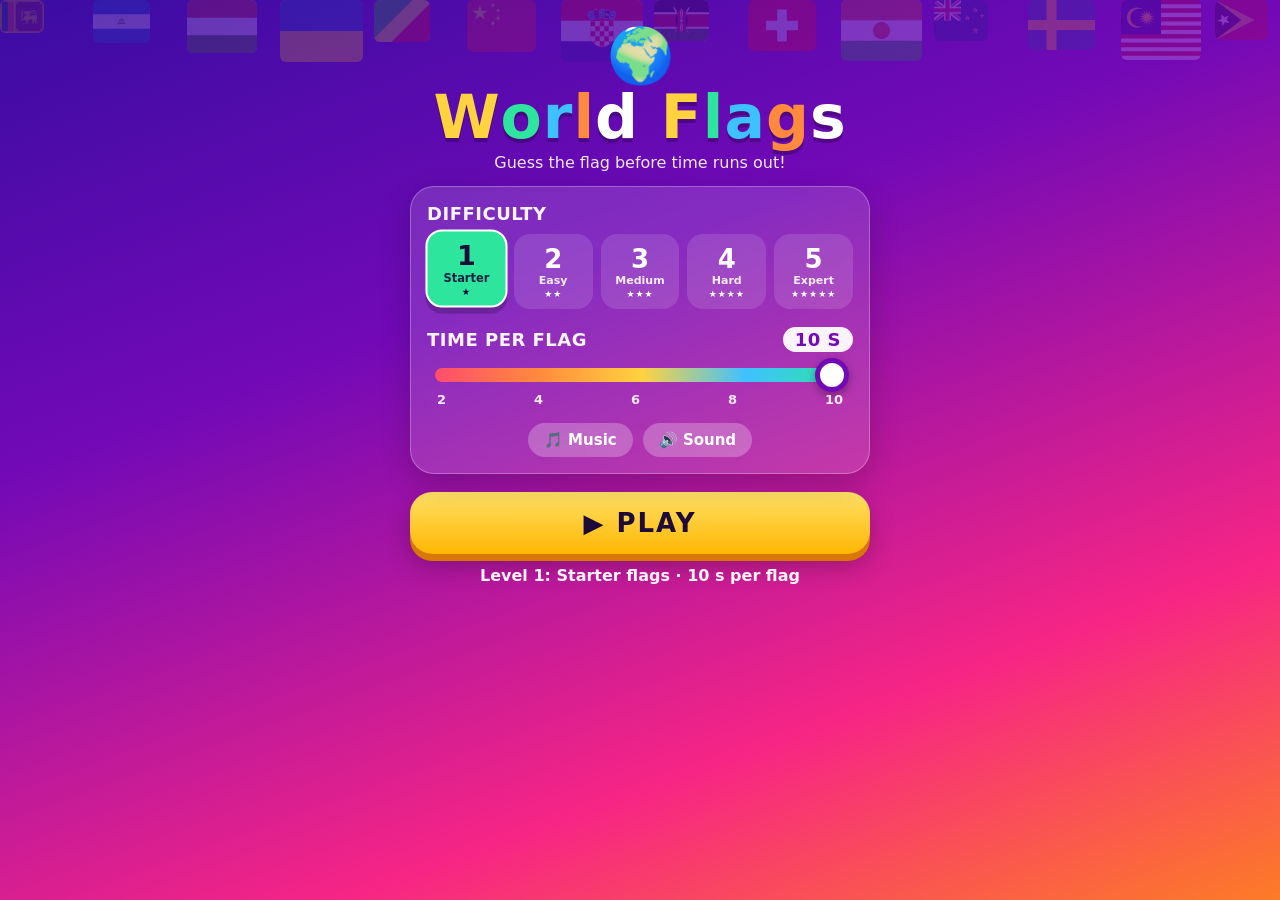
<file: web/flags/index.html>
<!doctype html>
<html lang="en">
<head>
<meta charset="utf-8">
<meta name="viewport" content="width=device-width, initial-scale=1, viewport-fit=cover, user-scalable=no">
<meta name="theme-color" content="#2b1055">
<title>World Flags</title>
<link rel="stylesheet" href="style.css">
</head>
<body>
<div id="sky" aria-hidden="true"></div>

<!-- Main menu -->
<section id="menu" class="screen active">
  <header class="logo">
    <div class="globe">🌍</div>
    <h1><span>W</span><span>o</span><span>r</span><span>l</span><span>d</span> <span>F</span><span>l</span><span>a</span><span>g</span><span>s</span></h1>
    <p class="tag">Guess the flag before time runs out!</p>
  </header>

  <div class="panel">
    <h2>Difficulty</h2>
    <div id="levels" class="levels"></div>

    <h2 class="row-title">Time per flag <b id="timeLabel">10 s</b></h2>
    <div class="slider-wrap">
      <input id="time" type="range" min="2" max="10" step="2" value="10" aria-label="Seconds per flag">
      <div class="ticks"><span>2</span><span>4</span><span>6</span><span>8</span><span>10</span></div>
    </div>

    <div class="toggles">
      <button id="musicBtn" class="chip on">🎵 Music</button>
      <button id="sfxBtn" class="chip on">🔊 Sound</button>
    </div>
  </div>

  <button id="playBtn" class="big-btn">▶ PLAY</button>
  <p id="bestLine" class="best"></p>
</section>

<!-- Game -->
<section id="game" class="screen">
  <div class="hud">
    <button id="quitBtn" class="icon-btn" aria-label="Back to menu">✕</button>
    <div class="hud-mid">
      <div id="hearts" class="hearts"></div>
      <div id="progress" class="progress-text">1 / 20</div>
    </div>
    <div class="score-box"><small>SCORE</small><b id="score">0</b></div>
  </div>

  <div class="timer">
    <div id="timerFill" class="timer-fill"></div>
    <span id="timerNum" class="timer-num">10</span>
  </div>

  <div id="streak" class="streak">🔥 x1.0</div>

  <div id="stage" class="stage"></div>

  <div id="choices" class="choices"></div>
  <div id="popup" class="popup"></div>
</section>

<!-- Results -->
<section id="results" class="screen">
  <div class="panel result-panel">
    <h2 id="resTitle">Great game!</h2>
    <div id="stars" class="stars"></div>
    <div class="res-score"><small>SCORE</small><b id="resScore">0</b></div>
    <p id="resBest" class="new-best"></p>
    <div class="res-grid">
      <div><b id="resCorrect">0</b><small>correct</small></div>
      <div><b id="resStreak">0</b><small>best streak</small></div>
      <div><b id="resSpeed">0</b><small>avg seconds</small></div>
    </div>
    <div id="resMissed" class="missed"></div>
  </div>
  <button id="againBtn" class="big-btn">↻ PLAY AGAIN</button>
  <button id="menuBtn" class="ghost-btn">Main menu</button>
</section>

<script src="data.js"></script>
<script src="audio.js"></script>
<script src="game.js"></script>
</body>
</html>
</file>
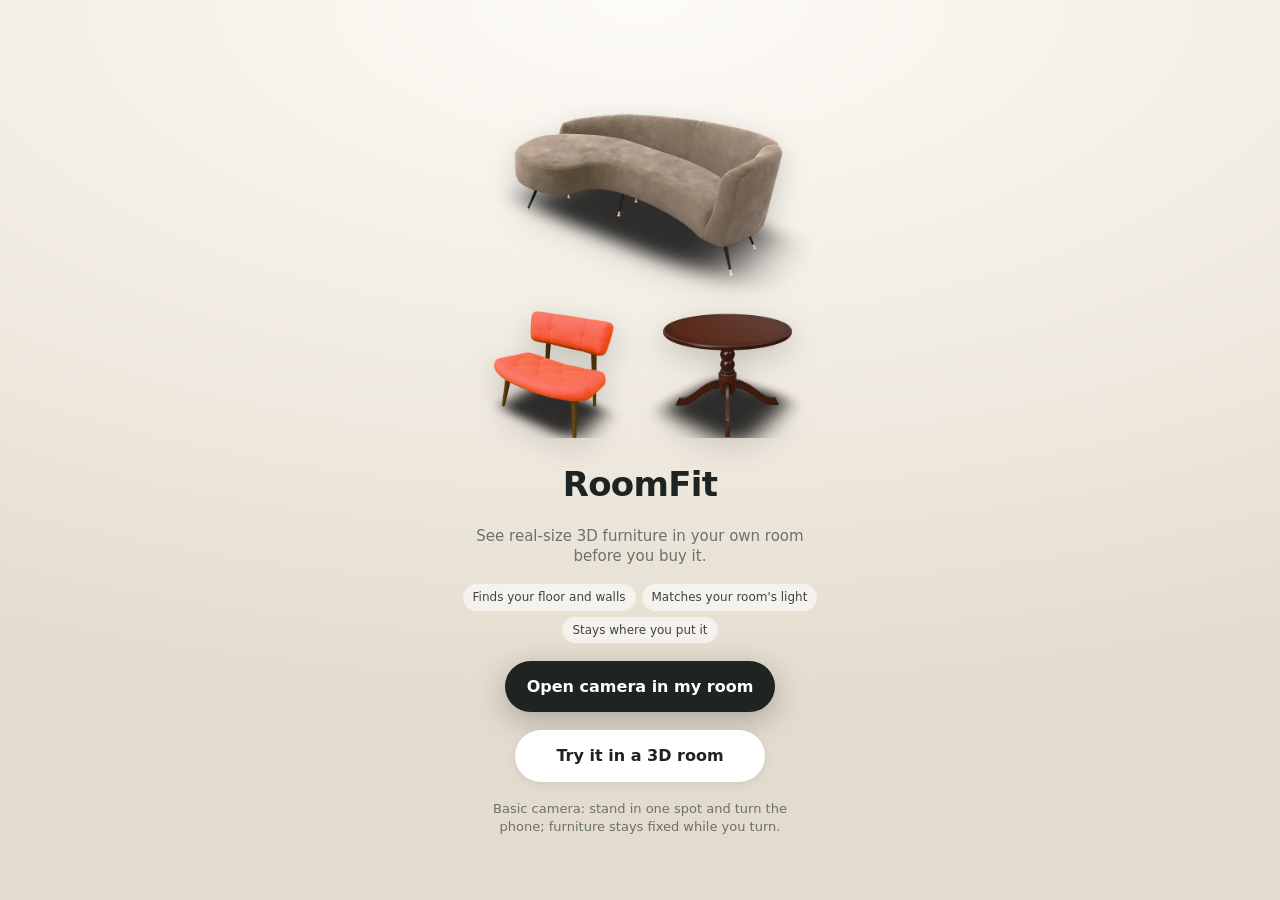
<file: web/furniture/index.html>
<!doctype html>
<html lang="en">
<head>
<meta charset="utf-8">
<meta name="viewport" content="width=device-width, initial-scale=1, viewport-fit=cover, user-scalable=no">
<title>RoomFit</title>
<meta name="description" content="Place real-size 3D furniture in your room with your phone's camera.">
<meta name="theme-color" content="#1d2421">
<link rel="manifest" href="manifest.webmanifest">
<link rel="icon" href="icons/icon-192.png">
<link rel="apple-touch-icon" href="icons/icon-192.png">
<style>
  :root {
    --ink: #1d2421; --paper: #f7f4ee; --card: #ffffffee; --muted: #6c716d;
    --accent: #1f8a76; --accent-2: #5fe0c8; --danger: #d6453d; --glass: rgba(20, 26, 24, .62);
    --r: 18px; --shadow: 0 8px 30px rgba(0,0,0,.25);
  }
  * { box-sizing: border-box; -webkit-tap-highlight-color: transparent; }
  html, body { margin: 0; height: 100%; overflow: hidden; background: #1d2421; color: var(--ink);
    font: 15px/1.35 system-ui, -apple-system, "Segoe UI", Roboto, sans-serif; }
  button { font: inherit; color: inherit; border: 0; background: none; cursor: pointer; }
  #cam { position: fixed; inset: 0; width: 100%; height: 100%; object-fit: cover; display: none; background: #000; }
  canvas#view { position: fixed; inset: 0; width: 100%; height: 100%; display: block; }

  /* ---------- Start screen ---------- */
  #start { position: fixed; inset: 0; z-index: 20; display: flex; flex-direction: column; align-items: center;
    justify-content: center; gap: 18px; padding: 24px 20px calc(24px + env(safe-area-inset-bottom));
    background: radial-gradient(120% 80% at 50% 0%, #fdfbf7 0%, #efe9df 60%, #e3dbcd 100%); text-align: center; }
  #start .hero { width: min(340px, 82vw); aspect-ratio: 1.35; display: grid; grid-template-columns: 1fr 1fr; gap: 10px; }
  #start .hero img { width: 100%; height: 100%; object-fit: contain; filter: drop-shadow(0 10px 14px rgba(0,0,0,.18)); }
  #start .hero img:first-child { grid-column: 1 / 3; height: 130%; margin-top: -12%; }
  #start h1 { margin: 6px 0 0; font-size: 34px; letter-spacing: -.02em; }
  #start p { margin: 0; color: var(--muted); max-width: 340px; }
  .btn { display: inline-flex; align-items: center; justify-content: center; gap: 10px; min-width: 250px;
    padding: 15px 22px; border-radius: 999px; font-weight: 650; font-size: 16px; }
  .btn.primary { background: var(--ink); color: #fff; box-shadow: var(--shadow); }
  .btn.primary:disabled { opacity: .35; cursor: default; }
  .btn.ghost { background: #fff; color: var(--ink); box-shadow: 0 2px 10px rgba(0,0,0,.08); }
  #support { font-size: 13px; max-width: 330px; }
  #why { font-size: 13px; max-width: 340px; padding: 12px 14px; border-radius: 14px; background: #fff9; color: #3d4440; }
  #why a { color: var(--accent); font-weight: 600; }
  #why .pill { display: block; margin: 10px auto 0; width: max-content; padding: 9px 16px; border-radius: 999px;
    background: var(--accent); color: #fff; text-decoration: none; }
  .feat { display: flex; flex-wrap: wrap; gap: 6px; justify-content: center; max-width: 360px; }
  .feat span { font-size: 12px; padding: 5px 10px; border-radius: 999px; background: #fff9; color: #3d4440; }

  /* ---------- HUD (the AR DOM overlay) ---------- */
  #hud { position: fixed; inset: 0; z-index: 10; display: none; touch-action: none; user-select: none; -webkit-user-select: none; color: #fff; }
  #hud.on { display: block; }
  .top { position: absolute; left: 0; right: 0; top: 0; display: flex; align-items: flex-start; gap: 8px;
    padding: calc(12px + env(safe-area-inset-top)) 12px 0; pointer-events: none; }
  .top > * { pointer-events: auto; }
  .round { width: 44px; height: 44px; border-radius: 50%; background: var(--glass); backdrop-filter: blur(10px);
    -webkit-backdrop-filter: blur(10px); display: grid; place-items: center; flex: none; }
  .round svg { width: 22px; height: 22px; }
  .chips { display: flex; flex-wrap: wrap; gap: 6px; flex: 1; }
  .chip { display: inline-flex; align-items: center; gap: 6px; height: 32px; padding: 0 12px; border-radius: 999px;
    background: var(--glass); backdrop-filter: blur(10px); -webkit-backdrop-filter: blur(10px); font-size: 13px; font-weight: 550; }
  .chip i { width: 8px; height: 8px; border-radius: 50%; background: #f0b84a; box-shadow: 0 0 0 3px #f0b84a33; }
  .chip.ok i { background: var(--accent-2); box-shadow: 0 0 0 3px #5fe0c833; }
  .chip.off { display: none; }

  #scan { position: absolute; left: 50%; top: 42%; transform: translate(-50%, -50%); text-align: center; pointer-events: none;
    padding: 18px 20px; border-radius: var(--r); background: var(--glass); backdrop-filter: blur(8px); -webkit-backdrop-filter: blur(8px);
    width: min(300px, 80vw); transition: opacity .3s; }
  #scan.hide { opacity: 0; }
  #scan .phone { width: 46px; height: 76px; margin: 0 auto 10px; border: 3px solid #fff; border-radius: 10px; animation: sweep 2.4s ease-in-out infinite; }
  @keyframes sweep { 0%,100% { transform: translateX(-26px) rotate(-8deg); } 50% { transform: translateX(26px) rotate(8deg); } }
  #scan b { display: block; font-size: 16px; margin-bottom: 4px; }
  #scan span { font-size: 13px; opacity: .85; }

  /* Selected piece tools */
  #tools { position: absolute; left: 50%; bottom: calc(150px + env(safe-area-inset-bottom)); transform: translate(-50%, 20px);
    width: min(440px, calc(100vw - 24px)); padding: 10px 12px 12px; border-radius: var(--r); background: var(--card); color: var(--ink);
    box-shadow: var(--shadow); opacity: 0; pointer-events: none; transition: opacity .2s, transform .2s; }
  #tools.on { opacity: 1; pointer-events: auto; transform: translate(-50%, 0); }
  #tools .row { display: flex; align-items: center; gap: 8px; }
  #tools .name { flex: 1; font-weight: 700; font-size: 15px; white-space: nowrap; overflow: hidden; text-overflow: ellipsis; }
  #tools .name small { display: block; font-weight: 500; color: var(--muted); font-size: 12px; }
  .ibtn { width: 42px; height: 42px; border-radius: 12px; background: #eef0ee; display: grid; place-items: center; flex: none; }
  .ibtn svg { width: 22px; height: 22px; }
  .ibtn.del { background: #fde9e7; color: var(--danger); }
  .swatches { display: flex; gap: 8px; margin-top: 10px; }
  .sw { width: 30px; height: 30px; border-radius: 50%; border: 2px solid #fff; box-shadow: 0 0 0 1px #0002; }
  .sw.on { box-shadow: 0 0 0 2px var(--accent); }
  #dial { position: relative; margin-top: 10px; height: 40px; border-radius: 12px; background: repeating-linear-gradient(90deg, #d9dcd9 0 2px, transparent 2px 14px), #eef0ee;
    display: grid; place-items: center; font-size: 12px; font-weight: 600; color: var(--muted); touch-action: none; }
  #dial b { color: var(--ink); }

  /* Catalog tray */
  #setup { position: absolute; left: 50%; bottom: calc(14px + env(safe-area-inset-bottom)); transform: translateX(-50%);
    width: min(440px, calc(100vw - 24px)); padding: 12px 14px 14px; border-radius: var(--r); background: var(--card); color: var(--ink);
    box-shadow: var(--shadow); display: none; }
  #hud.setup #setup { display: block; }
  #hud.setup #tray, #hud.setup #tools { display: none; }
  #setup .steps { display: flex; gap: 6px; margin-bottom: 8px; }
  #setup .steps span { font-size: 12px; font-weight: 650; padding: 4px 10px; border-radius: 999px; background: #eef0ee; color: var(--muted); }
  #setup .steps span.on { background: var(--ink); color: #fff; }
  #setup .steps span.done { background: #d9f3ec; color: var(--accent); }
  #setup b#setupTitle { display: block; font-size: 17px; }
  #setup p { margin: 4px 0 10px; font-size: 14px; color: #4a504c; }
  #heightRow { display: flex; align-items: center; gap: 10px; margin-bottom: 12px; font-size: 13px; font-weight: 600; }
  #heightRow input { flex: 1; accent-color: var(--accent); }
  #setup .row { display: flex; gap: 8px; }
  .sbtn { flex: 1; height: 46px; border-radius: 14px; background: #eef0ee; font-weight: 650; }
  .sbtn.main { flex: 1.6; background: var(--ink); color: #fff; }
  .sbtn:disabled { opacity: .4; }
  #tray { position: absolute; left: 0; right: 0; bottom: 0; padding: 10px 12px calc(12px + env(safe-area-inset-bottom));
    background: linear-gradient(to top, rgba(0,0,0,.55), transparent); }
  #tray .hint { font-size: 12px; text-align: center; margin-bottom: 8px; opacity: .9; text-shadow: 0 1px 3px #000a; }
  .cards { display: flex; gap: 10px; justify-content: center; }
  .card { width: min(31vw, 132px); border-radius: 16px; background: var(--card); color: var(--ink); padding: 6px 6px 8px;
    box-shadow: var(--shadow); touch-action: none; text-align: center; transition: transform .15s; }
  .card:active, .card.drag { transform: scale(.94); }
  .card img { width: 100%; aspect-ratio: 1.25; object-fit: contain; display: block; pointer-events: none; -webkit-user-drag: none; }
  .card b { font-size: 13px; display: block; }
  .card small { font-size: 11px; color: var(--muted); }

  #flash { position: absolute; inset: 0; background: #fff; opacity: 0; pointer-events: none; }
  #flash.on { animation: flash .45s ease-out; }
  @keyframes flash { 0% { opacity: .9; } 100% { opacity: 0; } }
  #photo { position: absolute; inset: 0; display: none; align-items: center; justify-content: center; padding: 20px 16px;
    background: rgba(10, 14, 12, .72); color: var(--ink); z-index: 5; }
  #photo.on { display: flex; }
  #photo .sheet { width: min(420px, 100%); background: var(--card); border-radius: var(--r); padding: 12px; box-shadow: var(--shadow); }
  #photo img { display: block; width: 100%; max-height: 62vh; object-fit: contain; border-radius: 12px; background: #000; }
  #photo p { margin: 8px 2px 0; font-size: 13px; color: #4a504c; }
  #photo p:empty { display: none; }
  #photo .row { display: flex; gap: 8px; margin-top: 12px; }
  #toast { position: absolute; left: 50%; top: calc(70px + env(safe-area-inset-top)); transform: translate(-50%, -10px); padding: 9px 16px;
    border-radius: 999px; background: var(--ink); color: #fff; font-size: 14px; font-weight: 600; opacity: 0; transition: .25s; pointer-events: none;
    white-space: nowrap; box-shadow: var(--shadow); }
  #toast.on { opacity: 1; transform: translate(-50%, 0); }
  #loading { position: fixed; inset: 0; z-index: 30; display: grid; place-items: center; background: #f2eee6; color: var(--muted); font-weight: 600; }
</style>
<script type="importmap">{ "imports": { "three": "./vendor/three.module.min.js" } }</script>
</head>
<body>
<video id="cam" playsinline muted autoplay></video>
<canvas id="view"></canvas>

<div id="loading">Getting the furniture ready…</div>

<section id="start">
  <div class="hero"><img id="heroSofa" alt=""><img id="heroChair" alt=""><img id="heroTable" alt=""></div>
  <h1>RoomFit</h1>
  <p>See real-size 3D furniture in your own room before you buy it.</p>
  <div class="feat"><span>Finds your floor and walls</span><span>Matches your room's light</span><span>Stays where you put it</span></div>
  <button class="btn primary" id="btnAR" disabled>Checking your camera…</button>
  <button class="btn ghost" id="btnPreview">Try it in a 3D room</button>
  <p id="support"></p>
  <p id="why" hidden></p>
</section>

<div id="hud">
  <div class="top">
    <button class="round" id="btnExit" aria-label="Close"><svg viewBox="0 0 24 24" fill="none" stroke="currentColor" stroke-width="2.4" stroke-linecap="round"><path d="M6 6l12 12M18 6L6 18"/></svg></button>
    <div class="chips">
      <span class="chip" id="chipFloor"><i></i><span>Finding floor</span></span>
      <span class="chip off" id="chipWalls"><i></i><span></span></span>
      <span class="chip off" id="chipLight"><i></i><span>Light matched</span></span>
    </div>
    <button class="round" id="btnShot" aria-label="Take a photo"><svg viewBox="0 0 24 24" fill="none" stroke="currentColor" stroke-width="2" stroke-linecap="round" stroke-linejoin="round"><path d="M4 8h3l2-3h6l2 3h3v11H4z"/><circle cx="12" cy="13" r="3.5"/></svg></button>
    <button class="round" id="btnRoom" aria-label="Mark floor and walls"><svg viewBox="0 0 24 24" fill="none" stroke="currentColor" stroke-width="2" stroke-linecap="round" stroke-linejoin="round"><path d="M4 20V6l8-3 8 3v14"/><path d="M12 3v11"/><path d="M4 20l8-6 8 6"/></svg></button>
    <button class="round" id="btnClear" aria-label="Remove all"><svg viewBox="0 0 24 24" fill="none" stroke="currentColor" stroke-width="2" stroke-linecap="round" stroke-linejoin="round"><path d="M3 12a9 9 0 1 0 3-6.7L3 8"/><path d="M3 3v5h5"/></svg></button>
  </div>

  <div id="scan"><div class="phone"></div><b>Point at the floor</b><span>Move your phone slowly from side to side</span></div>

  <div id="tools">
    <div class="row">
      <div class="name" id="selName">Chair<small>Oak · grey</small></div>
      <button class="ibtn" id="rotL" aria-label="Turn left"><svg viewBox="0 0 24 24" fill="none" stroke="currentColor" stroke-width="2" stroke-linecap="round" stroke-linejoin="round"><path d="M3 12a9 9 0 1 0 3-6.7L3 8"/><path d="M3 3v5h5"/></svg></button>
      <button class="ibtn" id="rotR" aria-label="Turn right"><svg viewBox="0 0 24 24" fill="none" stroke="currentColor" stroke-width="2" stroke-linecap="round" stroke-linejoin="round"><path d="M21 12a9 9 0 1 1-3-6.7L21 8"/><path d="M21 3v5h-5"/></svg></button>
      <button class="ibtn" id="btnDup" aria-label="Add another"><svg viewBox="0 0 24 24" fill="none" stroke="currentColor" stroke-width="2" stroke-linecap="round"><rect x="8" y="8" width="12" height="12" rx="2"/><path d="M4 16V6a2 2 0 0 1 2-2h10"/></svg></button>
      <button class="ibtn del" id="btnDel" aria-label="Delete"><svg viewBox="0 0 24 24" fill="none" stroke="currentColor" stroke-width="2" stroke-linecap="round" stroke-linejoin="round"><path d="M4 7h16M10 11v6M14 11v6M6 7l1 12a2 2 0 0 0 2 2h6a2 2 0 0 0 2-2l1-12M9 7V4h6v3"/></svg></button>
    </div>
    <div class="swatches" id="swatches"></div>
    <div id="dial"><span>↔ Drag here to turn · <b id="deg">0°</b></span></div>
  </div>

  <div id="setup">
    <div class="steps"><span id="stFloor">1 · Floor</span><span id="stWalls">2 · Walls</span></div>
    <b id="setupTitle">Set the floor</b>
    <p id="setupText"></p>
    <label id="heightRow"><span>Phone height</span><input type="range" id="height" min="0.8" max="1.9" step="0.01" value="1.4"><b id="heightVal">1.40 m</b></label>
    <div class="row">
      <button class="sbtn" id="setupAlt">Skip</button>
      <button class="sbtn main" id="setupMain">Set floor</button>
      <button class="sbtn" id="setupDone">Done</button>
    </div>
  </div>

  <div id="tray">
    <div class="hint" id="trayHint">Drag a piece into your room · tap to drop it at the circle</div>
    <div class="cards" id="cards"></div>
  </div>

  <div id="toast"></div>
  <div id="flash"></div>
  <div id="photo">
    <div class="sheet">
      <img id="photoImg" alt="Photo of the room with the furniture">
      <p id="photoNote"></p>
      <div class="row">
        <button class="sbtn" id="photoClose">Close</button>
        <button class="sbtn" id="photoSave">Save</button>
        <button class="sbtn main" id="photoShare">Share</button>
      </div>
    </div>
  </div>
</div>

<script type="module" src="app.js"></script>
<script>
  if ('serviceWorker' in navigator) addEventListener('load', () => navigator.serviceWorker.register('sw.js').catch(() => {}));
</script>
</body>
</html>
</file>
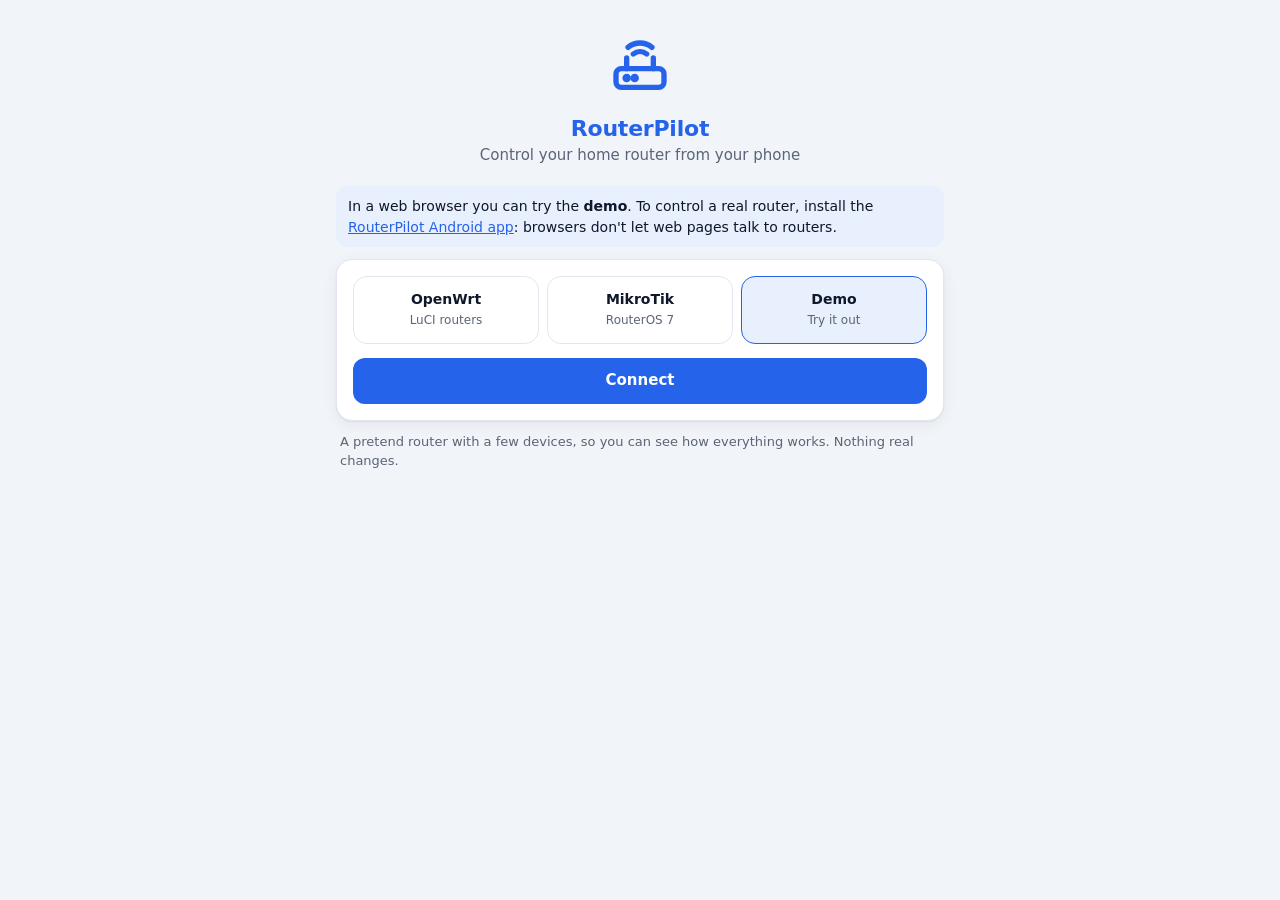
<file: web/router/index.html>
<!doctype html>
<html lang="en">
<head>
<meta charset="utf-8">
<meta name="viewport" content="width=device-width, initial-scale=1, viewport-fit=cover">
<meta name="theme-color" content="#0f172a">
<title>RouterPilot</title>
<link rel="manifest" href="manifest.webmanifest">
<link rel="icon" href="icon.svg" type="image/svg+xml">
<style>
:root {
  --bg: #f1f4f9; --card: #ffffff; --ink: #0f172a; --muted: #5b6577; --line: #e2e7ef;
  --accent: #2563eb; --accent-ink: #ffffff; --soft: #e8effd;
  --ok: #15803d; --ok-soft: #dcfce7; --warn: #b45309; --warn-soft: #fef3c7; --bad: #c62828; --bad-soft: #fde4e4;
  --shadow: 0 1px 2px rgba(15,23,42,.06), 0 4px 16px rgba(15,23,42,.06);
}
@media (prefers-color-scheme: dark) {
  :root {
    --bg: #0b1120; --card: #141c2f; --ink: #e8edf6; --muted: #94a0b8; --line: #243049;
    --accent: #4f8cff; --accent-ink: #06122b; --soft: #1a2a4a;
    --ok: #4ade80; --ok-soft: #12321f; --warn: #fbbf24; --warn-soft: #3a2c0b; --bad: #f87171; --bad-soft: #3b1518;
    --shadow: none;
  }
}
* { box-sizing: border-box; -webkit-tap-highlight-color: transparent; }
html, body { margin: 0; background: var(--bg); color: var(--ink); }
body { font: 15px/1.45 system-ui, -apple-system, "Segoe UI", Roboto, sans-serif; min-height: 100vh; }
button, input, select { font: inherit; color: inherit; }
.hidden { display: none !important; }
.wrap { max-width: 640px; margin: 0 auto; padding: 16px 16px 96px; }
h1 { font-size: 22px; margin: 0; letter-spacing: -.01em; }
h2 { font-size: 13px; text-transform: uppercase; letter-spacing: .06em; color: var(--muted); margin: 22px 4px 8px; font-weight: 600; }
p { margin: 0 0 8px; }
.muted { color: var(--muted); }
.small { font-size: 13px; }
.card { background: var(--card); border: 1px solid var(--line); border-radius: 16px; box-shadow: var(--shadow); padding: 16px; margin-bottom: 12px; }
.row { display: flex; align-items: center; gap: 12px; }
.grow { flex: 1; min-width: 0; }
.btn { border: 0; border-radius: 12px; padding: 12px 16px; background: var(--soft); color: var(--accent); font-weight: 600; cursor: pointer; display: inline-flex; align-items: center; justify-content: center; gap: 8px; min-height: 44px; }
.btn.primary { background: var(--accent); color: var(--accent-ink); }
.btn.danger { background: var(--bad-soft); color: var(--bad); }
.btn.block { width: 100%; }
.btn:disabled { opacity: .55; cursor: default; }
.btn.icon { padding: 10px; min-width: 44px; background: transparent; color: var(--ink); }
label.field { display: block; margin-bottom: 12px; }
label.field > span { display: block; font-size: 13px; color: var(--muted); margin-bottom: 4px; }
input[type=text], input[type=password], input[type=number], input[type=url] {
  width: 100%; padding: 12px; border-radius: 12px; border: 1px solid var(--line); background: var(--bg); outline: none; min-height: 44px;
}
input:focus { border-color: var(--accent); }
.check { display: flex; gap: 10px; align-items: center; margin: 4px 0 12px; }
.check input { width: 20px; height: 20px; accent-color: var(--accent); }
.types { display: grid; grid-template-columns: repeat(3, 1fr); gap: 8px; margin-bottom: 14px; }
.types button { border: 1.5px solid var(--line); background: var(--card); border-radius: 14px; padding: 12px 6px; cursor: pointer; text-align: center; }
.types button b { display: block; font-size: 14px; }
.types button small { color: var(--muted); font-size: 12px; }
.types button.on { border-color: var(--accent); background: var(--soft); }
.err { background: var(--bad-soft); color: var(--bad); padding: 10px 12px; border-radius: 12px; margin-bottom: 12px; font-size: 14px; }
.note { background: var(--warn-soft); color: var(--warn); padding: 10px 12px; border-radius: 12px; margin-bottom: 12px; font-size: 14px; }
.info { background: var(--soft); color: var(--ink); padding: 10px 12px; border-radius: 12px; margin-bottom: 12px; font-size: 14px; }
.chips { display: flex; gap: 6px; flex-wrap: wrap; margin-top: 8px; }
.chip { font-size: 12px; font-weight: 600; padding: 3px 9px; border-radius: 99px; background: var(--soft); color: var(--accent); white-space: nowrap; }
.chip.ok { background: var(--ok-soft); color: var(--ok); }
.chip.bad { background: var(--bad-soft); color: var(--bad); }
.chip.warn { background: var(--warn-soft); color: var(--warn); }
.chip.grey { background: var(--line); color: var(--muted); }
.top { display: flex; align-items: flex-start; gap: 8px; margin-bottom: 4px; }
.dev { display: flex; align-items: center; gap: 12px; padding: 12px 4px; border-bottom: 1px solid var(--line); cursor: pointer; }
.dev:last-child { border-bottom: 0; }
.dev .ico { width: 42px; height: 42px; border-radius: 12px; background: var(--soft); color: var(--accent); display: grid; place-items: center; flex: none; position: relative; }
.dev .ico i { position: absolute; right: -2px; bottom: -2px; width: 12px; height: 12px; border-radius: 50%; border: 2px solid var(--card); background: var(--muted); }
.dev .ico i.on { background: var(--ok); }
.dev .ico.blocked { background: var(--bad-soft); color: var(--bad); }
.dev .name { font-weight: 600; white-space: nowrap; overflow: hidden; text-overflow: ellipsis; }
.dev .sub { font-size: 13px; color: var(--muted); white-space: nowrap; overflow: hidden; text-overflow: ellipsis; }
.dev .chips { margin-top: 4px; }
.list { padding: 4px 12px; }
.seg { display: grid; grid-template-columns: repeat(3, 1fr); background: var(--bg); border: 1px solid var(--line); border-radius: 12px; padding: 3px; gap: 3px; }
.seg button { border: 0; background: transparent; padding: 9px 4px; border-radius: 9px; cursor: pointer; font-weight: 600; color: var(--muted); }
.seg button.on { background: var(--card); color: var(--accent); box-shadow: var(--shadow); }
.presets { display: flex; gap: 6px; flex-wrap: wrap; margin: 4px 0 12px; }
.presets button { border: 1px solid var(--line); background: var(--bg); border-radius: 99px; padding: 6px 12px; cursor: pointer; font-size: 13px; }
.two { display: grid; grid-template-columns: 1fr 1fr; gap: 10px; }
.big-toggle { display: flex; align-items: center; gap: 12px; }
.switch { position: relative; width: 52px; height: 30px; flex: none; }
.switch input { opacity: 0; width: 100%; height: 100%; position: absolute; margin: 0; cursor: pointer; z-index: 1; }
.switch span { position: absolute; inset: 0; background: var(--line); border-radius: 99px; transition: .2s; }
.switch span::after { content: ""; position: absolute; left: 3px; top: 3px; width: 24px; height: 24px; background: #fff; border-radius: 50%; transition: .2s; box-shadow: 0 1px 3px rgba(0,0,0,.3); }
.switch input:checked + span { background: var(--ok); }
.switch input:checked + span::after { transform: translateX(22px); }
nav.tabs { position: fixed; left: 0; right: 0; bottom: 0; background: var(--card); border-top: 1px solid var(--line); display: flex; padding-bottom: env(safe-area-inset-bottom); z-index: 5; }
nav.tabs button { flex: 1; border: 0; background: transparent; padding: 10px 4px 12px; display: flex; flex-direction: column; align-items: center; gap: 2px; font-size: 12px; color: var(--muted); cursor: pointer; font-weight: 600; }
nav.tabs button.on { color: var(--accent); }
nav.tabs { max-width: none; }
.sheet-bg { position: fixed; inset: 0; background: rgba(2,6,23,.5); z-index: 10; display: flex; align-items: flex-end; justify-content: center; }
.sheet { background: var(--card); width: 100%; max-width: 640px; border-radius: 20px 20px 0 0; max-height: 92vh; overflow: auto; padding: 8px 16px calc(20px + env(safe-area-inset-bottom)); }
.sheet .grab { width: 40px; height: 4px; border-radius: 4px; background: var(--line); margin: 4px auto 12px; }
.dialog { background: var(--card); width: calc(100% - 32px); max-width: 420px; border-radius: 18px; padding: 20px; margin: auto; }
.sheet-bg.center { align-items: center; }
.dialog h3 { margin: 0 0 8px; font-size: 18px; }
.dialog .actions { display: flex; gap: 8px; justify-content: flex-end; margin-top: 16px; }
.kv { display: grid; grid-template-columns: auto 1fr; gap: 6px 16px; font-size: 14px; margin: 8px 0 4px; }
.kv dt { color: var(--muted); }
.kv dd { margin: 0; font-family: ui-monospace, Menlo, monospace; font-size: 13px; word-break: break-all; }
.site { display: flex; align-items: center; gap: 8px; padding: 8px 4px; border-bottom: 1px solid var(--line); }
.site:last-child { border-bottom: 0; }
.toast { position: fixed; left: 50%; bottom: 84px; transform: translateX(-50%); background: var(--ink); color: var(--bg); padding: 10px 16px; border-radius: 12px; z-index: 20; max-width: calc(100% - 32px); font-size: 14px; box-shadow: 0 6px 24px rgba(0,0,0,.25); }
.toast.bad { background: var(--bad); color: #fff; }
.spinner { width: 18px; height: 18px; border: 2.5px solid currentColor; border-right-color: transparent; border-radius: 50%; animation: spin .8s linear infinite; display: inline-block; }
@keyframes spin { to { transform: rotate(360deg); } }
.overlay { position: fixed; inset: 0; background: var(--bg); z-index: 30; display: grid; place-items: center; text-align: center; padding: 24px; }
.overlay .spinner { width: 40px; height: 40px; border-width: 4px; color: var(--accent); margin-bottom: 16px; }
pre.code { background: var(--bg); border: 1px solid var(--line); border-radius: 10px; padding: 10px; font-size: 11.5px; overflow: auto; max-height: 220px; white-space: pre; }
.hero { text-align: center; margin: 18px 0 20px; }
.hero svg { width: 64px; height: 64px; }
.empty { text-align: center; color: var(--muted); padding: 24px 8px; }
a { color: var(--accent); }
</style>
</head>
<body>
<div id="app"></div>
<script type="module" src="app.js"></script>
</body>
</html>
</file>
<file: web/flags/style.css>
:root {
  --bg1: #2b1055;
  --bg2: #7597de;
  --ink: #ffffff;
  --card: rgba(255, 255, 255, 0.14);
  --card-line: rgba(255, 255, 255, 0.28);
  --good: #2ee59d;
  --bad: #ff4d6d;
  --gold: #ffd23f;
  --l1: #2ee59d;
  --l2: #3ec1ff;
  --l3: #ffd23f;
  --l4: #ff8a3d;
  --l5: #ff4d9d;
  --font: "Baloo 2", "Nunito", "Trebuchet MS", system-ui, -apple-system, "Segoe UI", Roboto, sans-serif;
}

* { box-sizing: border-box; -webkit-tap-highlight-color: transparent; }
html, body { height: 100%; margin: 0; }
body {
  font-family: var(--font);
  color: var(--ink);
  background: linear-gradient(160deg, #3a0ca3 0%, #7209b7 35%, #f72585 75%, #ff9e00 110%);
  background-attachment: fixed;
  overflow: hidden;
  user-select: none;
  -webkit-user-select: none;
}
button { font-family: inherit; color: inherit; cursor: pointer; border: 0; }

/* Floating flags in the background */
#sky { position: fixed; inset: 0; overflow: hidden; pointer-events: none; z-index: 0; }
#sky img {
  position: absolute; width: 64px; border-radius: 6px; opacity: 0.18;
  animation: drift linear infinite;
}
@keyframes drift {
  from { transform: translateY(110vh) rotate(-15deg); }
  to { transform: translateY(-20vh) rotate(20deg); }
}

.screen {
  position: fixed; inset: 0; z-index: 1;
  display: none; flex-direction: column; align-items: center;
  padding: max(16px, env(safe-area-inset-top)) 16px max(16px, env(safe-area-inset-bottom));
  overflow-y: auto;
}
.screen.active { display: flex; animation: fadeIn 0.35s ease; }
@keyframes fadeIn { from { opacity: 0; transform: scale(0.97); } to { opacity: 1; transform: none; } }

/* Menu */
.logo { text-align: center; margin: 8px 0 14px; }
.globe { font-size: 54px; animation: spin 6s ease-in-out infinite; display: inline-block; }
@keyframes spin { 0%, 100% { transform: rotate(-12deg) scale(1); } 50% { transform: rotate(12deg) scale(1.08); } }
h1 { margin: 0; font-size: clamp(38px, 11vw, 60px); line-height: 1; letter-spacing: 1px; text-shadow: 0 4px 0 rgba(0,0,0,.25); }
h1 span { display: inline-block; animation: bounce 2.4s ease-in-out infinite; }
h1 span:nth-child(5n+1) { color: #ffd23f; }
h1 span:nth-child(5n+2) { color: #2ee59d; animation-delay: .1s; }
h1 span:nth-child(5n+3) { color: #3ec1ff; animation-delay: .2s; }
h1 span:nth-child(5n+4) { color: #ff8a3d; animation-delay: .3s; }
h1 span:nth-child(5n+5) { color: #ffffff; animation-delay: .4s; }
@keyframes bounce { 0%, 100% { transform: translateY(0); } 50% { transform: translateY(-6px); } }
.tag { margin: 6px 0 0; opacity: .9; font-size: 16px; }

.panel {
  width: 100%; max-width: 460px;
  background: var(--card); border: 1px solid var(--card-line);
  border-radius: 24px; padding: 16px;
  backdrop-filter: blur(10px); -webkit-backdrop-filter: blur(10px);
  box-shadow: 0 10px 30px rgba(0,0,0,.2);
}
.panel h2 { margin: 0 0 10px; font-size: 18px; letter-spacing: .5px; text-transform: uppercase; opacity: .95; }
.row-title { display: flex; justify-content: space-between; align-items: center; margin-top: 18px !important; }
.row-title b { background: #fff; color: #7209b7; border-radius: 999px; padding: 2px 12px; font-size: 18px; }

.levels { display: grid; grid-template-columns: repeat(5, 1fr); gap: 8px; }
.level {
  position: relative; border-radius: 16px; padding: 10px 2px 8px;
  background: rgba(255,255,255,.12); border: 2px solid transparent;
  display: flex; flex-direction: column; align-items: center; gap: 2px;
  transition: transform .15s, background .15s, border-color .15s;
}
.level b { font-size: 26px; line-height: 1; }
.level small { font-size: 11px; font-weight: 700; opacity: .9; }
.level .dots { font-size: 9px; letter-spacing: 1px; }
.level.sel { background: var(--c); border-color: #fff; transform: translateY(-3px) scale(1.04); color: #1d0b3a; box-shadow: 0 6px 0 rgba(0,0,0,.2); }
.level:active { transform: scale(.95); }

.slider-wrap { padding: 4px 6px 0; }
input[type=range] {
  -webkit-appearance: none; appearance: none; width: 100%; height: 14px; border-radius: 999px; outline: none;
  background: linear-gradient(90deg, #ff4d6d, #ff8a3d, #ffd23f, #3ec1ff, #2ee59d);
}
input[type=range]::-webkit-slider-thumb {
  -webkit-appearance: none; width: 34px; height: 34px; border-radius: 50%;
  background: #fff; border: 5px solid #7209b7; box-shadow: 0 3px 8px rgba(0,0,0,.35);
}
input[type=range]::-moz-range-thumb {
  width: 26px; height: 26px; border-radius: 50%; background: #fff; border: 5px solid #7209b7;
}
.ticks { display: flex; justify-content: space-between; font-size: 13px; font-weight: 700; padding: 6px 4px 0; opacity: .9; }

.toggles { display: flex; gap: 10px; margin-top: 16px; justify-content: center; }
.chip { padding: 8px 16px; border-radius: 999px; background: rgba(0,0,0,.2); font-size: 15px; font-weight: 700; opacity: .6; }
.chip.on { background: rgba(255,255,255,.25); opacity: 1; }

.big-btn {
  margin-top: 18px; width: 100%; max-width: 460px; padding: 16px; border-radius: 22px;
  font-size: 26px; font-weight: 800; letter-spacing: 2px; color: #1d0b3a;
  background: linear-gradient(180deg, #ffe066, #ffb703);
  box-shadow: 0 7px 0 #d97706, 0 12px 24px rgba(0,0,0,.25);
  transition: transform .1s, box-shadow .1s;
  animation: pulse 1.8s ease-in-out infinite;
}
.big-btn:active { transform: translateY(5px); box-shadow: 0 2px 0 #d97706; }
@keyframes pulse { 0%, 100% { scale: 1; } 50% { scale: 1.03; } }
.ghost-btn { margin-top: 12px; background: transparent; font-size: 18px; font-weight: 700; padding: 10px 20px; opacity: .9; text-decoration: underline; }
.best { margin: 12px 0 0; font-weight: 700; opacity: .95; text-align: center; }

/* Game */
.hud { width: 100%; max-width: 520px; display: flex; align-items: center; gap: 10px; }
.icon-btn { width: 44px; height: 44px; border-radius: 14px; background: rgba(0,0,0,.25); font-size: 20px; font-weight: 800; flex: none; }
.hud-mid { flex: 1; display: flex; flex-direction: column; align-items: center; }
.hearts { font-size: 22px; letter-spacing: 2px; height: 28px; }
.hearts .lost { filter: grayscale(1); opacity: .35; }
.hearts .pop { display: inline-block; animation: heartPop .5s ease; }
@keyframes heartPop { 50% { transform: scale(1.8) rotate(-20deg); } }
.progress-text { font-size: 14px; font-weight: 700; opacity: .9; }
.score-box { background: rgba(0,0,0,.25); border-radius: 14px; padding: 4px 12px; text-align: right; min-width: 96px; }
.score-box small { display: block; font-size: 10px; letter-spacing: 1px; opacity: .8; }
.score-box b { font-size: 24px; line-height: 1.1; display: inline-block; }
.score-box b.bump { animation: bump .35s ease; }
@keyframes bump { 50% { transform: scale(1.35); color: var(--gold); } }

.timer { position: relative; width: 100%; max-width: 520px; height: 22px; margin-top: 12px; border-radius: 999px; background: rgba(0,0,0,.25); overflow: hidden; }
.timer-fill { position: absolute; inset: 0; transform-origin: left; background: linear-gradient(90deg, #2ee59d, #3ec1ff); border-radius: 999px; }
.timer-fill.warn { background: linear-gradient(90deg, #ffd23f, #ff8a3d); }
.timer-fill.danger { background: linear-gradient(90deg, #ff4d6d, #ff0054); animation: blink .4s steps(2) infinite; }
@keyframes blink { 50% { opacity: .6; } }
.timer-num { position: absolute; inset: 0; text-align: center; font-weight: 800; font-size: 15px; line-height: 22px; text-shadow: 0 1px 2px rgba(0,0,0,.5); }

.streak { margin-top: 10px; padding: 3px 14px; border-radius: 999px; background: rgba(0,0,0,.2); font-weight: 800; font-size: 16px; transition: background .2s; }
.streak.hot { background: linear-gradient(90deg, #ff8a3d, #ff4d6d); animation: bump .4s ease; }

.stage { position: relative; width: 100%; max-width: 420px; aspect-ratio: 4 / 3; margin: 14px 0 6px; flex: none; perspective: 900px; }
.flag-card {
  position: absolute; inset: 0; border-radius: 20px; padding: 10px;
  background: #fff; box-shadow: 0 14px 30px rgba(0,0,0,.35);
  display: flex; align-items: center; justify-content: center;
  transition: transform .45s cubic-bezier(.5, -0.3, .6, 1), opacity .45s;
}
.flag-card img { width: 100%; height: 100%; object-fit: contain; border-radius: 10px; display: block; }
.flag-card.enter { animation: enter .5s cubic-bezier(.2, 1.4, .4, 1) both; }
.flag-card.leave { transform: translateX(-140%) rotate(-18deg); opacity: 0; }
.flag-card.good { box-shadow: 0 0 0 6px var(--good), 0 14px 30px rgba(0,0,0,.35); }
.flag-card.bad { box-shadow: 0 0 0 6px var(--bad), 0 14px 30px rgba(0,0,0,.35); animation: shake .4s ease; }
@keyframes enter { from { transform: translateX(130%) rotate(14deg) scale(.8); opacity: 0; } to { transform: none; opacity: 1; } }
@keyframes shake { 20%, 60% { transform: translateX(-12px); } 40%, 80% { transform: translateX(12px); } }

.choices { width: 100%; max-width: 460px; display: flex; flex-direction: column; gap: 12px; margin-top: 12px; }
.choice {
  width: 100%; padding: 15px 14px; border-radius: 18px; font-size: 20px; font-weight: 800;
  color: #1d0b3a; background: #fff; box-shadow: 0 6px 0 var(--sh, #c7b8ff);
  transition: transform .1s, box-shadow .1s, background .2s;
  animation: rise .4s ease both;
}
.choice:nth-child(1) { --sh: #3ec1ff; animation-delay: .05s; }
.choice:nth-child(2) { --sh: #ff8a3d; animation-delay: .12s; }
.choice:nth-child(3) { --sh: #ff4d9d; animation-delay: .19s; }
@keyframes rise { from { opacity: 0; transform: translateY(20px); } to { opacity: 1; transform: none; } }
.choice:active { transform: translateY(4px); box-shadow: 0 2px 0 var(--sh); }
.choice.good { background: var(--good); color: #05371f; box-shadow: 0 6px 0 #14a06a; }
.choice.bad { background: var(--bad); color: #fff; box-shadow: 0 6px 0 #b3003b; animation: shake .4s ease; }
.choice.dim { opacity: .5; }
.choices.locked .choice { pointer-events: none; }

.popup { position: fixed; left: 50%; top: 42%; transform: translate(-50%, -50%); pointer-events: none; font-size: 40px; font-weight: 800; text-shadow: 0 4px 0 rgba(0,0,0,.3); opacity: 0; white-space: nowrap; }
.popup.show { animation: floatUp 1s ease forwards; }
@keyframes floatUp { 0% { opacity: 0; transform: translate(-50%, -30%) scale(.6); } 20% { opacity: 1; transform: translate(-50%, -50%) scale(1.1); } 100% { opacity: 0; transform: translate(-50%, -150%) scale(1); } }

/* Results */
.result-panel { text-align: center; margin-top: 20px; }
.result-panel h2 { font-size: 28px; text-transform: none; }
.stars { font-size: 46px; letter-spacing: 6px; }
.stars span { display: inline-block; animation: starIn .5s cubic-bezier(.2, 1.6, .4, 1) both; }
.stars .off { filter: grayscale(1) brightness(.6); opacity: .5; }
@keyframes starIn { from { transform: scale(0) rotate(-90deg); } to { transform: none; } }
.res-score small { display: block; letter-spacing: 2px; opacity: .8; }
.res-score b { font-size: 56px; line-height: 1; color: var(--gold); text-shadow: 0 4px 0 rgba(0,0,0,.25); }
.new-best { min-height: 24px; margin: 6px 0; font-weight: 800; color: var(--gold); }
.res-grid { display: grid; grid-template-columns: repeat(3, 1fr); gap: 8px; margin-top: 8px; }
.res-grid div { background: rgba(0,0,0,.2); border-radius: 14px; padding: 8px 4px; }
.res-grid b { display: block; font-size: 26px; }
.res-grid small { opacity: .85; }
.missed { display: flex; flex-wrap: wrap; gap: 8px; justify-content: center; margin-top: 12px; }
.missed figure { margin: 0; width: 76px; font-size: 11px; font-weight: 700; }
.missed img { width: 100%; border-radius: 6px; display: block; margin-bottom: 2px; background: #fff; }

@media (max-height: 680px) {
  .stage { max-width: 320px; margin-top: 8px; }
  .choice { padding: 12px; font-size: 18px; }
  .logo { margin: 0 0 8px; }
  .globe { font-size: 40px; }
}
</file>
